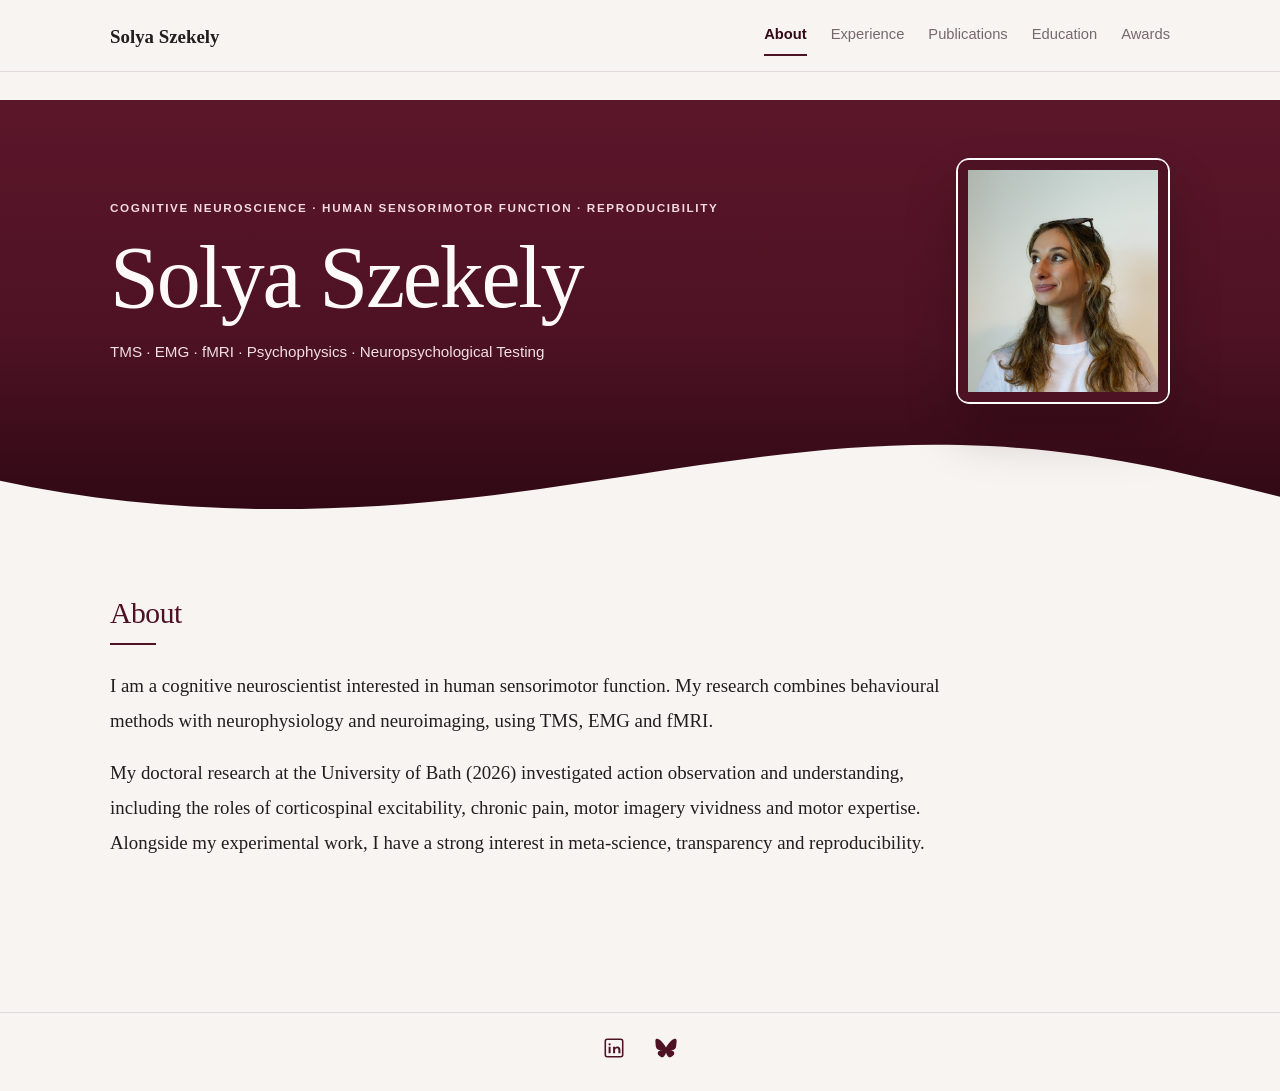
<file: index.html>
<!doctype html>
<html lang="en">
<head>
  <meta charset="utf-8">
  <meta name="viewport" content="width=device-width, initial-scale=1">
  <meta name="description" content="Solya Szekely — cognitive neuroscientist researching human sensorimotor function and reproducibility using TMS, EMG, fMRI, psychophysics and neuropsychological testing.">
  <title>Solya Szekely | Cognitive Neuroscientist</title>
  <link rel="stylesheet" href="styles.css">
</head>
<body>
<header class="site-header">
  <nav class="nav">
    <a class="brand" href="index.html">Solya Szekely</a>
    <div class="nav-links">
      <a class="active" href="index.html">About</a>
      <a href="experience.html">Experience</a>
      <a href="publications.html">Publications</a>
      <a href="education.html">Education</a>
      <a href="awards.html">Awards</a>
    </div>
  </nav>
</header>
<main>
  <section class="hero">
    <div>
      <p class="eyebrow">Cognitive Neuroscience · Human Sensorimotor Function · Reproducibility</p>
      <h1>Solya Szekely</h1>
      <p class="hero-meta"><span>TMS · EMG · fMRI · Psychophysics · Neuropsychological Testing</span></p>
    </div>
    <div class="hero-photo-wrap"><img class="hero-photo" src="portrait.jpg" alt="Portrait of Solya Szekely"></div>
  </section>

  <section class="section">
    <h2>About</h2>
    <div class="about-copy">
      <p>I am a cognitive neuroscientist interested in human sensorimotor function. My research combines behavioural methods with neurophysiology and neuroimaging, using TMS, EMG and fMRI.</p>
      <p>My doctoral research at the University of Bath (2026) investigated action observation and understanding, including the roles of corticospinal excitability, chronic pain, motor imagery vividness and motor expertise. Alongside my experimental work, I have a strong interest in meta-science, transparency and reproducibility.</p>
    </div>
  </section>
</main>
<footer class="footer"><div class="footer-inner footer-socials">
  <a class="footer-social" href="https://www.linkedin.com/in/orsolya-sz%C3%A9kely-049408389/" target="_blank" rel="noopener noreferrer" aria-label="LinkedIn">
    <svg class="social-icon" viewBox="0 0 24 24" aria-hidden="true"><rect x="2.5" y="2.5" width="19" height="19" rx="2.2" fill="none" stroke="currentColor" stroke-width="1.7"/><circle cx="7.2" cy="8" r="1.25" fill="currentColor"/><path d="M6.1 10.5h2.2v7.1H6.1zM11 10.5h2.05v.98c.76-.88 1.7-1.25 2.8-1.25 2.07 0 3.15 1.33 3.15 3.84v3.53h-2.2v-3.3c0-1.46-.47-2.15-1.55-2.15-1.2 0-2.05.8-2.05 2.42v3.03H11z" fill="currentColor"/></svg>
  </a>
  <a class="footer-social"
   href="https://bsky.app/profile/solyas.bsky.social"
   target="_blank"
   rel="noopener noreferrer"
   aria-label="Bluesky">
  <svg class="social-icon" viewBox="0 0 600 530" aria-hidden="true">
    <path
      fill="currentColor"
      d="m135.72 44.03c66.496 49.921 138.02 151.14 164.28 205.46
      26.262-54.316 97.782-155.54 164.28-205.46
      47.98-36.021 125.72-63.892 125.72 24.795
      0 17.712-10.155 148.79-16.111 170.07
      -20.703 73.984-96.144 92.854-163.25 81.433
      117.3 19.964 147.14 86.092 82.697 152.22
      -122.39 125.59-175.91-31.511-189.63-71.766
      -2.514-7.379-3.69-10.832-3.686-7.896
      -.004-2.936-1.172.517-3.686 7.896
      -13.714 40.255-67.24 197.36-189.63 71.766
      -64.444-66.128-34.605-132.26 82.697-152.22
      -67.108 11.421-142.55-7.449-163.25-81.433
      C20.155 217.612 10 86.534 10 68.822
      10-19.865 87.74 8.007 135.72 44.03Z"/>
  </svg>
</a>
</div></footer>
</body>
</html>
</file>
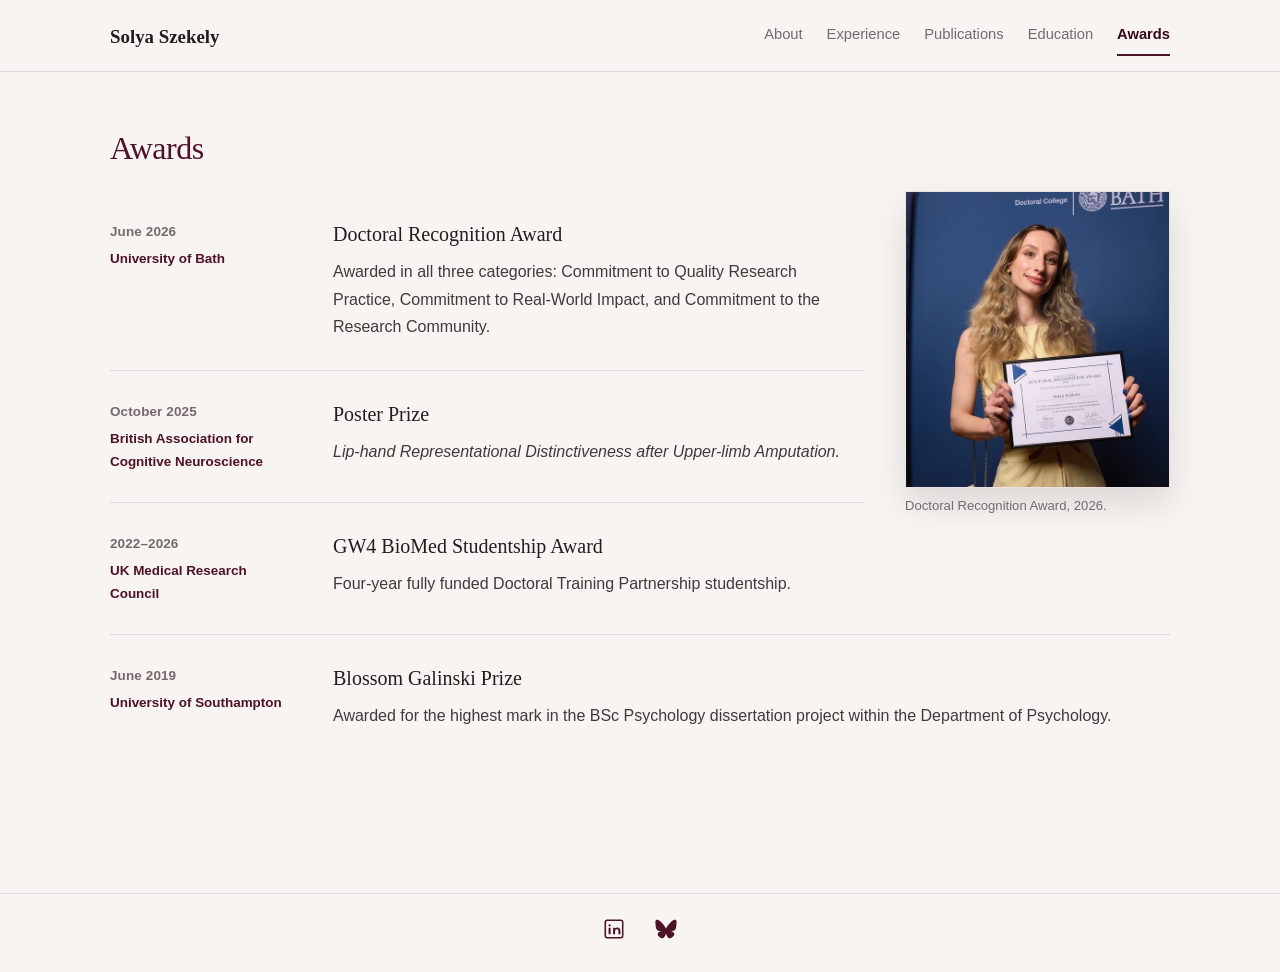
<file: awards.html>
<!doctype html>
<html lang="en"><head><meta charset="utf-8"><meta name="viewport" content="width=device-width, initial-scale=1"><title>Awards | Solya Szekely</title><link rel="stylesheet" href="styles.css"></head>
<body>
<header class="site-header"><nav class="nav"><a class="brand" href="index.html">Solya Szekely</a><div class="nav-links"><a href="index.html">About</a><a href="experience.html">Experience</a><a href="publications.html">Publications</a><a href="education.html">Education</a><a class="active" href="awards.html">Awards</a></div></nav></header>
<main><section class="section awards-section"><h1>Awards</h1><figure class="award-float"><img src="award_photo.jpg" alt="Solya Szekely holding her Doctoral Recognition Award"><figcaption>Doctoral Recognition Award, 2026.</figcaption></figure>
<article class="entry"><div><div class="entry-date">June 2026</div><div class="entry-org">University of Bath</div></div><div><h3>Doctoral Recognition Award</h3><p>Awarded in all three categories: Commitment to Quality Research Practice, Commitment to Real-World Impact, and Commitment to the Research Community.</p></div></article>
<article class="entry"><div><div class="entry-date">October 2025</div><div class="entry-org">British Association for Cognitive Neuroscience</div></div><div><h3>Poster Prize</h3><p><em>Lip-hand Representational Distinctiveness after Upper-limb Amputation.</em></p></div></article>
<article class="entry"><div><div class="entry-date">2022–2026</div><div class="entry-org">UK Medical Research Council</div></div><div><h3>GW4 BioMed Studentship Award</h3><p>Four-year fully funded Doctoral Training Partnership studentship.</p></div></article>
<article class="entry"><div><div class="entry-date">June 2019</div><div class="entry-org">University of Southampton</div></div><div><h3>Blossom Galinski Prize</h3><p>Awarded for the highest mark in the BSc Psychology dissertation project within the Department of Psychology.</p></div></article>
</section></main>
<footer class="footer"><div class="footer-inner footer-socials">
  <a class="footer-social" href="https://www.linkedin.com/in/orsolya-sz%C3%A9kely-049408389/" target="_blank" rel="noopener noreferrer" aria-label="LinkedIn">
    <svg class="social-icon" viewBox="0 0 24 24" aria-hidden="true"><rect x="2.5" y="2.5" width="19" height="19" rx="2.2" fill="none" stroke="currentColor" stroke-width="1.7"/><circle cx="7.2" cy="8" r="1.25" fill="currentColor"/><path d="M6.1 10.5h2.2v7.1H6.1zM11 10.5h2.05v.98c.76-.88 1.7-1.25 2.8-1.25 2.07 0 3.15 1.33 3.15 3.84v3.53h-2.2v-3.3c0-1.46-.47-2.15-1.55-2.15-1.2 0-2.05.8-2.05 2.42v3.03H11z" fill="currentColor"/></svg>
  </a>
   <a class="footer-social"
   href="https://bsky.app/profile/solyas.bsky.social"
   target="_blank"
   rel="noopener noreferrer"
   aria-label="Bluesky">
  <svg class="social-icon" viewBox="0 0 600 530" aria-hidden="true">
    <path
      fill="currentColor"
      d="m135.72 44.03c66.496 49.921 138.02 151.14 164.28 205.46
      26.262-54.316 97.782-155.54 164.28-205.46
      47.98-36.021 125.72-63.892 125.72 24.795
      0 17.712-10.155 148.79-16.111 170.07
      -20.703 73.984-96.144 92.854-163.25 81.433
      117.3 19.964 147.14 86.092 82.697 152.22
      -122.39 125.59-175.91-31.511-189.63-71.766
      -2.514-7.379-3.69-10.832-3.686-7.896
      -.004-2.936-1.172.517-3.686 7.896
      -13.714 40.255-67.24 197.36-189.63 71.766
      -64.444-66.128-34.605-132.26 82.697-152.22
      -67.108 11.421-142.55-7.449-163.25-81.433
      C20.155 217.612 10 86.534 10 68.822
      10-19.865 87.74 8.007 135.72 44.03Z"/>
  </svg>
</a>
</div></footer>
</body></html>
</file>
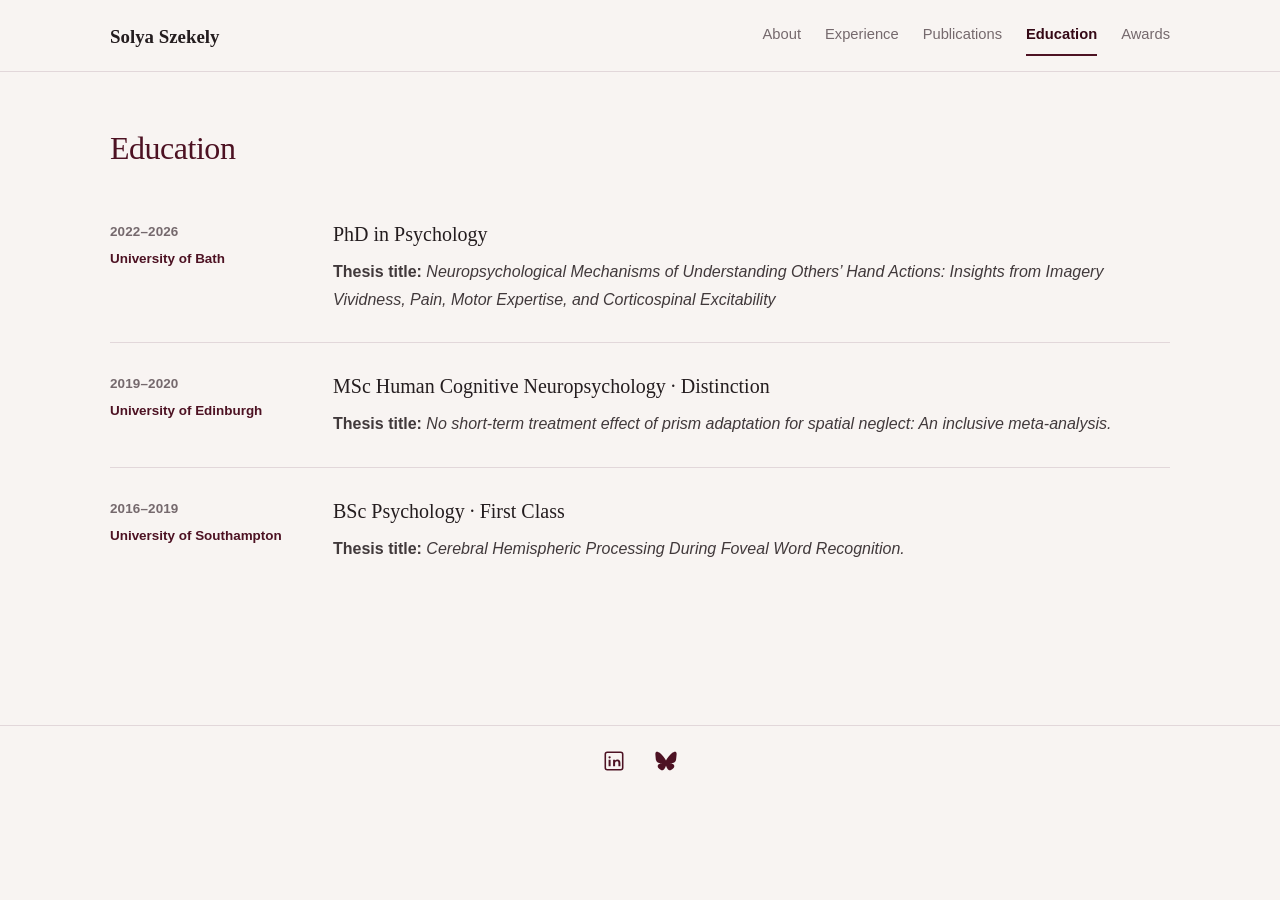
<file: education.html>
<!doctype html>
<html lang="en"><head><meta charset="utf-8"><meta name="viewport" content="width=device-width, initial-scale=1"><title>Education | Solya Szekely</title><link rel="stylesheet" href="styles.css"></head>
<body>
<header class="site-header"><nav class="nav"><a class="brand" href="index.html">Solya Szekely</a><div class="nav-links"><a href="index.html">About</a><a href="experience.html">Experience</a><a href="publications.html">Publications</a><a class="active" href="education.html">Education</a><a href="awards.html">Awards</a></div></nav></header>
<main><section class="section"><h1>Education</h1>
<article class="entry"><div><div class="entry-date">2022–2026</div><div class="entry-org">University of Bath</div></div><div><h3>PhD in Psychology</h3><p><strong>Thesis title:</strong> <em>Neuropsychological Mechanisms of Understanding Others’ Hand Actions: Insights from Imagery Vividness, Pain, Motor Expertise, and Corticospinal Excitability</em></p></div></article>
<article class="entry"><div><div class="entry-date">2019–2020</div><div class="entry-org">University of Edinburgh</div></div><div><h3>MSc Human Cognitive Neuropsychology · Distinction</h3><p><strong>Thesis title:</strong> <em>No short-term treatment effect of prism adaptation for spatial neglect: An inclusive meta-analysis.</em></p></div></article>
<article class="entry"><div><div class="entry-date">2016–2019</div><div class="entry-org">University of Southampton</div></div><div><h3>BSc Psychology · First Class</h3><p><strong>Thesis title:</strong> <em>Cerebral Hemispheric Processing During Foveal Word Recognition.</em></p></div></article>
</section></main>
<footer class="footer"><div class="footer-inner footer-socials">
   <a class="footer-social" href="https://www.linkedin.com/in/orsolya-sz%C3%A9kely-049408389/" target="_blank" rel="noopener noreferrer" aria-label="LinkedIn">
    <svg class="social-icon" viewBox="0 0 24 24" aria-hidden="true"><rect x="2.5" y="2.5" width="19" height="19" rx="2.2" fill="none" stroke="currentColor" stroke-width="1.7"/><circle cx="7.2" cy="8" r="1.25" fill="currentColor"/><path d="M6.1 10.5h2.2v7.1H6.1zM11 10.5h2.05v.98c.76-.88 1.7-1.25 2.8-1.25 2.07 0 3.15 1.33 3.15 3.84v3.53h-2.2v-3.3c0-1.46-.47-2.15-1.55-2.15-1.2 0-2.05.8-2.05 2.42v3.03H11z" fill="currentColor"/></svg>
  </a>
 <a class="footer-social"
   href="https://bsky.app/profile/solyas.bsky.social"
   target="_blank"
   rel="noopener noreferrer"
   aria-label="Bluesky">
  <svg class="social-icon" viewBox="0 0 600 530" aria-hidden="true">
    <path
      fill="currentColor"
      d="m135.72 44.03c66.496 49.921 138.02 151.14 164.28 205.46
      26.262-54.316 97.782-155.54 164.28-205.46
      47.98-36.021 125.72-63.892 125.72 24.795
      0 17.712-10.155 148.79-16.111 170.07
      -20.703 73.984-96.144 92.854-163.25 81.433
      117.3 19.964 147.14 86.092 82.697 152.22
      -122.39 125.59-175.91-31.511-189.63-71.766
      -2.514-7.379-3.69-10.832-3.686-7.896
      -.004-2.936-1.172.517-3.686 7.896
      -13.714 40.255-67.24 197.36-189.63 71.766
      -64.444-66.128-34.605-132.26 82.697-152.22
      -67.108 11.421-142.55-7.449-163.25-81.433
      C20.155 217.612 10 86.534 10 68.822
      10-19.865 87.74 8.007 135.72 44.03Z"/>
  </svg>
</a>
</div></footer>
</body></html>
</file>
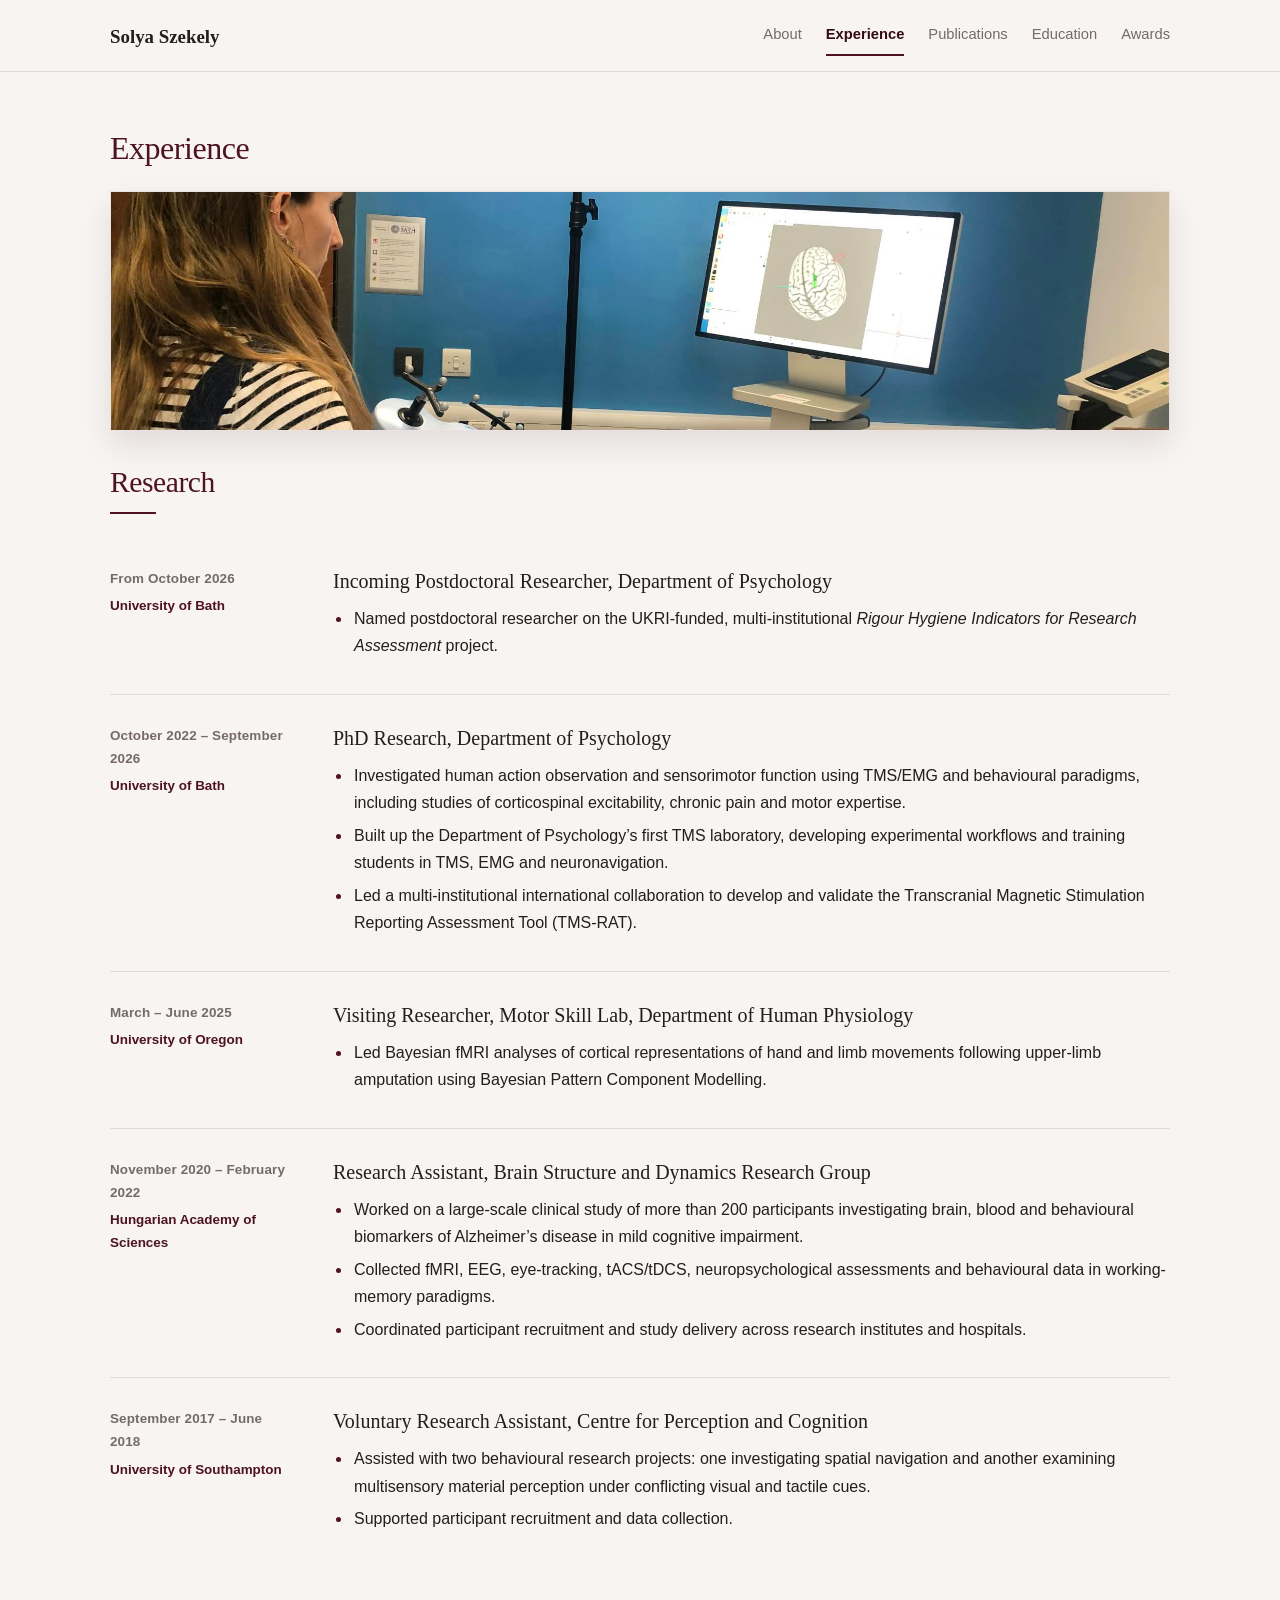
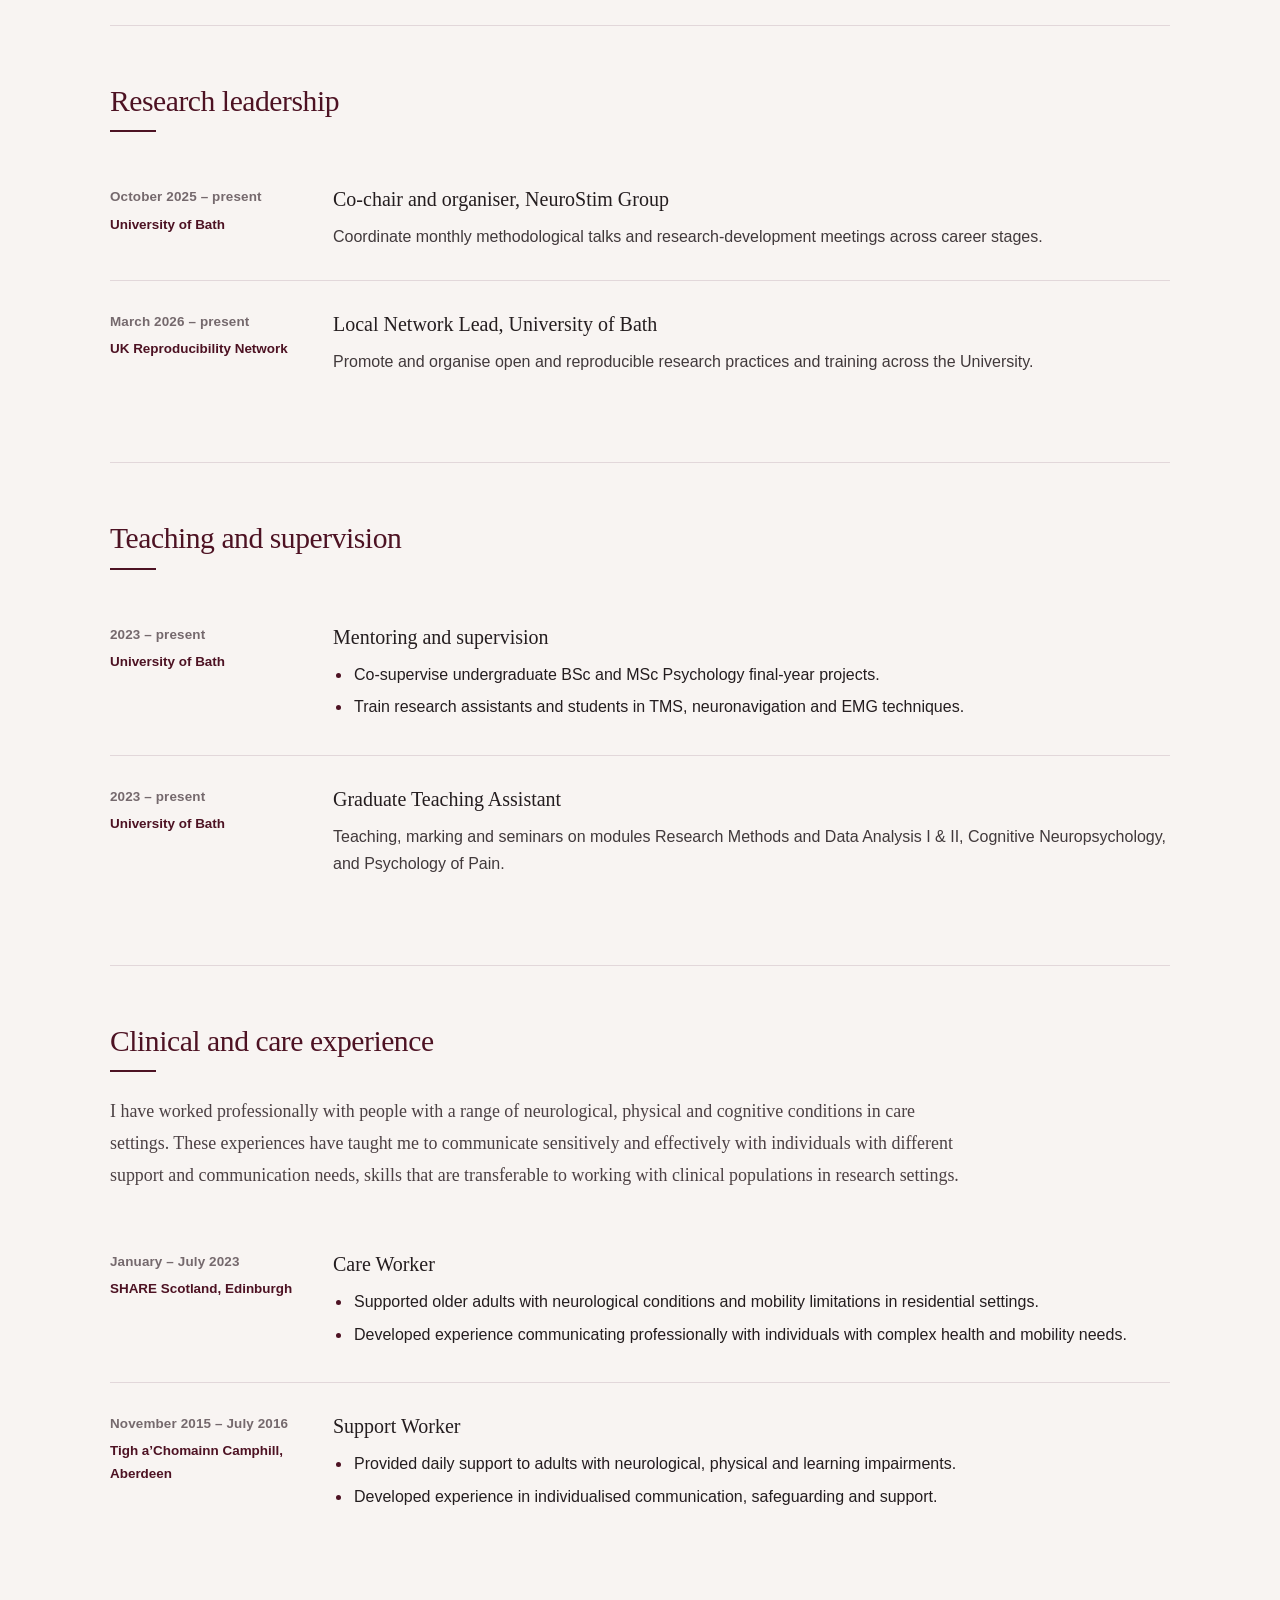
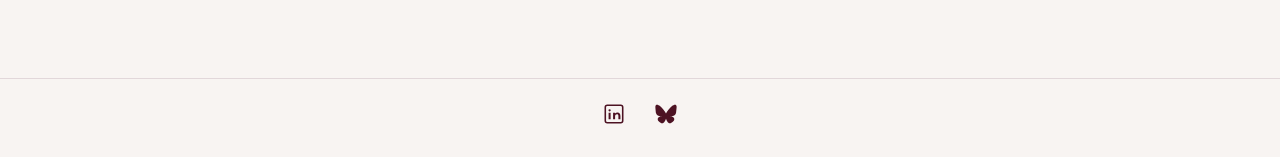
<file: experience.html>
<!doctype html>
<html lang="en">
<head><meta charset="utf-8"><meta name="viewport" content="width=device-width, initial-scale=1"><meta name="description" content="Research, teaching, leadership and clinical experience of cognitive neuroscientist Solya Szekely."><title>Experience | Solya Szekely</title><link rel="stylesheet" href="styles.css"></head>
<body>
<header class="site-header"><nav class="nav"><a class="brand" href="index.html">Solya Szekely</a><div class="nav-links"><a href="index.html">About</a><a class="active" href="experience.html">Experience</a><a href="publications.html">Publications</a><a href="education.html">Education</a><a href="awards.html">Awards</a></div></nav></header>
<main>
  <section class="section">
    <h1>Experience</h1>

    <figure class="research-banner">
      <img src="research_lab_full.jpg" alt="Solya Szekely conducting TMS research in the laboratory">
    </figure>

    <h2>Research</h2>

    <article class="entry"><div><div class="entry-date">From October 2026</div><div class="entry-org">University of Bath</div></div><div><h3>Incoming Postdoctoral Researcher, Department of Psychology</h3><ul><li>Named postdoctoral researcher on the UKRI-funded, multi-institutional <em>Rigour Hygiene Indicators for Research Assessment</em> project.</li></ul></div></article>

    <article class="entry"><div><div class="entry-date">October 2022 – September 2026</div><div class="entry-org">University of Bath</div></div><div><h3>PhD Research, Department of Psychology</h3><ul><li>Investigated human action observation and sensorimotor function using TMS/EMG and behavioural paradigms, including studies of corticospinal excitability, chronic pain and motor expertise.</li><li>Built up the Department of Psychology’s first TMS laboratory, developing experimental workflows and training students in TMS, EMG and neuronavigation.</li><li>Led a multi-institutional international collaboration to develop and validate the Transcranial Magnetic Stimulation Reporting Assessment Tool (TMS-RAT).</li></ul></div></article>

    <article class="entry"><div><div class="entry-date">March – June 2025</div><div class="entry-org">University of Oregon</div></div><div><h3>Visiting Researcher, Motor Skill Lab, Department of Human Physiology</h3><ul><li>Led Bayesian fMRI analyses of cortical representations of hand and limb movements following upper-limb amputation using Bayesian Pattern Component Modelling.</li></ul></div></article>

    <article class="entry"><div><div class="entry-date">November 2020 – February 2022</div><div class="entry-org">Hungarian Academy of Sciences</div></div><div><h3>Research Assistant, Brain Structure and Dynamics Research Group</h3><ul><li>Worked on a large-scale clinical study of more than 200 participants investigating brain, blood and behavioural biomarkers of Alzheimer’s disease in mild cognitive impairment.</li><li>Collected fMRI, EEG, eye-tracking, tACS/tDCS, neuropsychological assessments and behavioural data in working-memory paradigms.</li><li>Coordinated participant recruitment and study delivery across research institutes and hospitals.</li></ul></div></article>

    <article class="entry"><div><div class="entry-date">September 2017 – June 2018</div><div class="entry-org">University of Southampton</div></div><div><h3>Voluntary Research Assistant, Centre for Perception and Cognition</h3><ul><li>Assisted with two behavioural research projects: one investigating spatial navigation and another examining multisensory material perception under conflicting visual and tactile cues.</li><li>Supported participant recruitment and data collection.</li></ul></div></article>
  </section>

  <section class="section"><h2>Research leadership</h2>
    <article class="entry"><div><div class="entry-date">October 2025 – present</div><div class="entry-org">University of Bath</div></div><div><h3>Co-chair and organiser, NeuroStim Group</h3><p>Coordinate monthly methodological talks and research-development meetings across career stages.</p></div></article>
    <article class="entry"><div><div class="entry-date">March 2026 – present</div><div class="entry-org">UK Reproducibility Network</div></div><div><h3>Local Network Lead, University of Bath</h3><p>Promote and organise open and reproducible research practices and training across the University.</p></div></article>
  </section>

  <section class="section"><h2>Teaching and supervision</h2>
    <article class="entry"><div><div class="entry-date">2023 – present</div><div class="entry-org">University of Bath</div></div><div><h3>Mentoring and supervision</h3><ul><li>Co-supervise undergraduate BSc and MSc Psychology final-year projects.</li><li>Train research assistants and students in TMS, neuronavigation and EMG techniques.</li></ul></div></article>
    <article class="entry"><div><div class="entry-date">2023 – present</div><div class="entry-org">University of Bath</div></div><div><h3>Graduate Teaching Assistant</h3><p>Teaching, marking and seminars on modules Research Methods and Data Analysis I & II, Cognitive Neuropsychology, and Psychology of Pain.</p></div></article>
  </section>

  <section class="section"><h2>Clinical and care experience</h2>
    <p class="section-intro">I have worked professionally with people with a range of neurological, physical and cognitive conditions in care settings. These experiences have taught me to communicate sensitively and effectively with individuals with different support and communication needs, skills that are transferable to working with clinical populations in research settings.</p>
    <article class="entry"><div><div class="entry-date">January – July 2023</div><div class="entry-org">SHARE Scotland, Edinburgh</div></div><div><h3>Care Worker</h3><ul><li>Supported older adults with neurological conditions and mobility limitations in residential settings.</li><li>Developed experience communicating professionally with individuals with complex health and mobility needs.</li></ul></div></article>
    <article class="entry"><div><div class="entry-date">November 2015 – July 2016</div><div class="entry-org">Tigh a’Chomainn Camphill, Aberdeen</div></div><div><h3>Support Worker</h3><ul><li>Provided daily support to adults with neurological, physical and learning impairments.</li><li>Developed experience in individualised communication, safeguarding and support.</li></ul></div></article>
  </section>
</main>
<footer class="footer"><div class="footer-inner footer-socials">
  <a class="footer-social" href="https://www.linkedin.com/in/orsolya-sz%C3%A9kely-049408389/" target="_blank" rel="noopener noreferrer" aria-label="LinkedIn">
    <svg class="social-icon" viewBox="0 0 24 24" aria-hidden="true"><rect x="2.5" y="2.5" width="19" height="19" rx="2.2" fill="none" stroke="currentColor" stroke-width="1.7"/><circle cx="7.2" cy="8" r="1.25" fill="currentColor"/><path d="M6.1 10.5h2.2v7.1H6.1zM11 10.5h2.05v.98c.76-.88 1.7-1.25 2.8-1.25 2.07 0 3.15 1.33 3.15 3.84v3.53h-2.2v-3.3c0-1.46-.47-2.15-1.55-2.15-1.2 0-2.05.8-2.05 2.42v3.03H11z" fill="currentColor"/></svg>
  </a>
  <a class="footer-social"
   href="https://bsky.app/profile/solyas.bsky.social"
   target="_blank"
   rel="noopener noreferrer"
   aria-label="Bluesky">
  <svg class="social-icon" viewBox="0 0 600 530" aria-hidden="true">
    <path
      fill="currentColor"
      d="m135.72 44.03c66.496 49.921 138.02 151.14 164.28 205.46
      26.262-54.316 97.782-155.54 164.28-205.46
      47.98-36.021 125.72-63.892 125.72 24.795
      0 17.712-10.155 148.79-16.111 170.07
      -20.703 73.984-96.144 92.854-163.25 81.433
      117.3 19.964 147.14 86.092 82.697 152.22
      -122.39 125.59-175.91-31.511-189.63-71.766
      -2.514-7.379-3.69-10.832-3.686-7.896
      -.004-2.936-1.172.517-3.686 7.896
      -13.714 40.255-67.24 197.36-189.63 71.766
      -64.444-66.128-34.605-132.26 82.697-152.22
      -67.108 11.421-142.55-7.449-163.25-81.433
      C20.155 217.612 10 86.534 10 68.822
      10-19.865 87.74 8.007 135.72 44.03Z"/>
  </svg>
</a>
</div></footer>
</body></html>
</file>
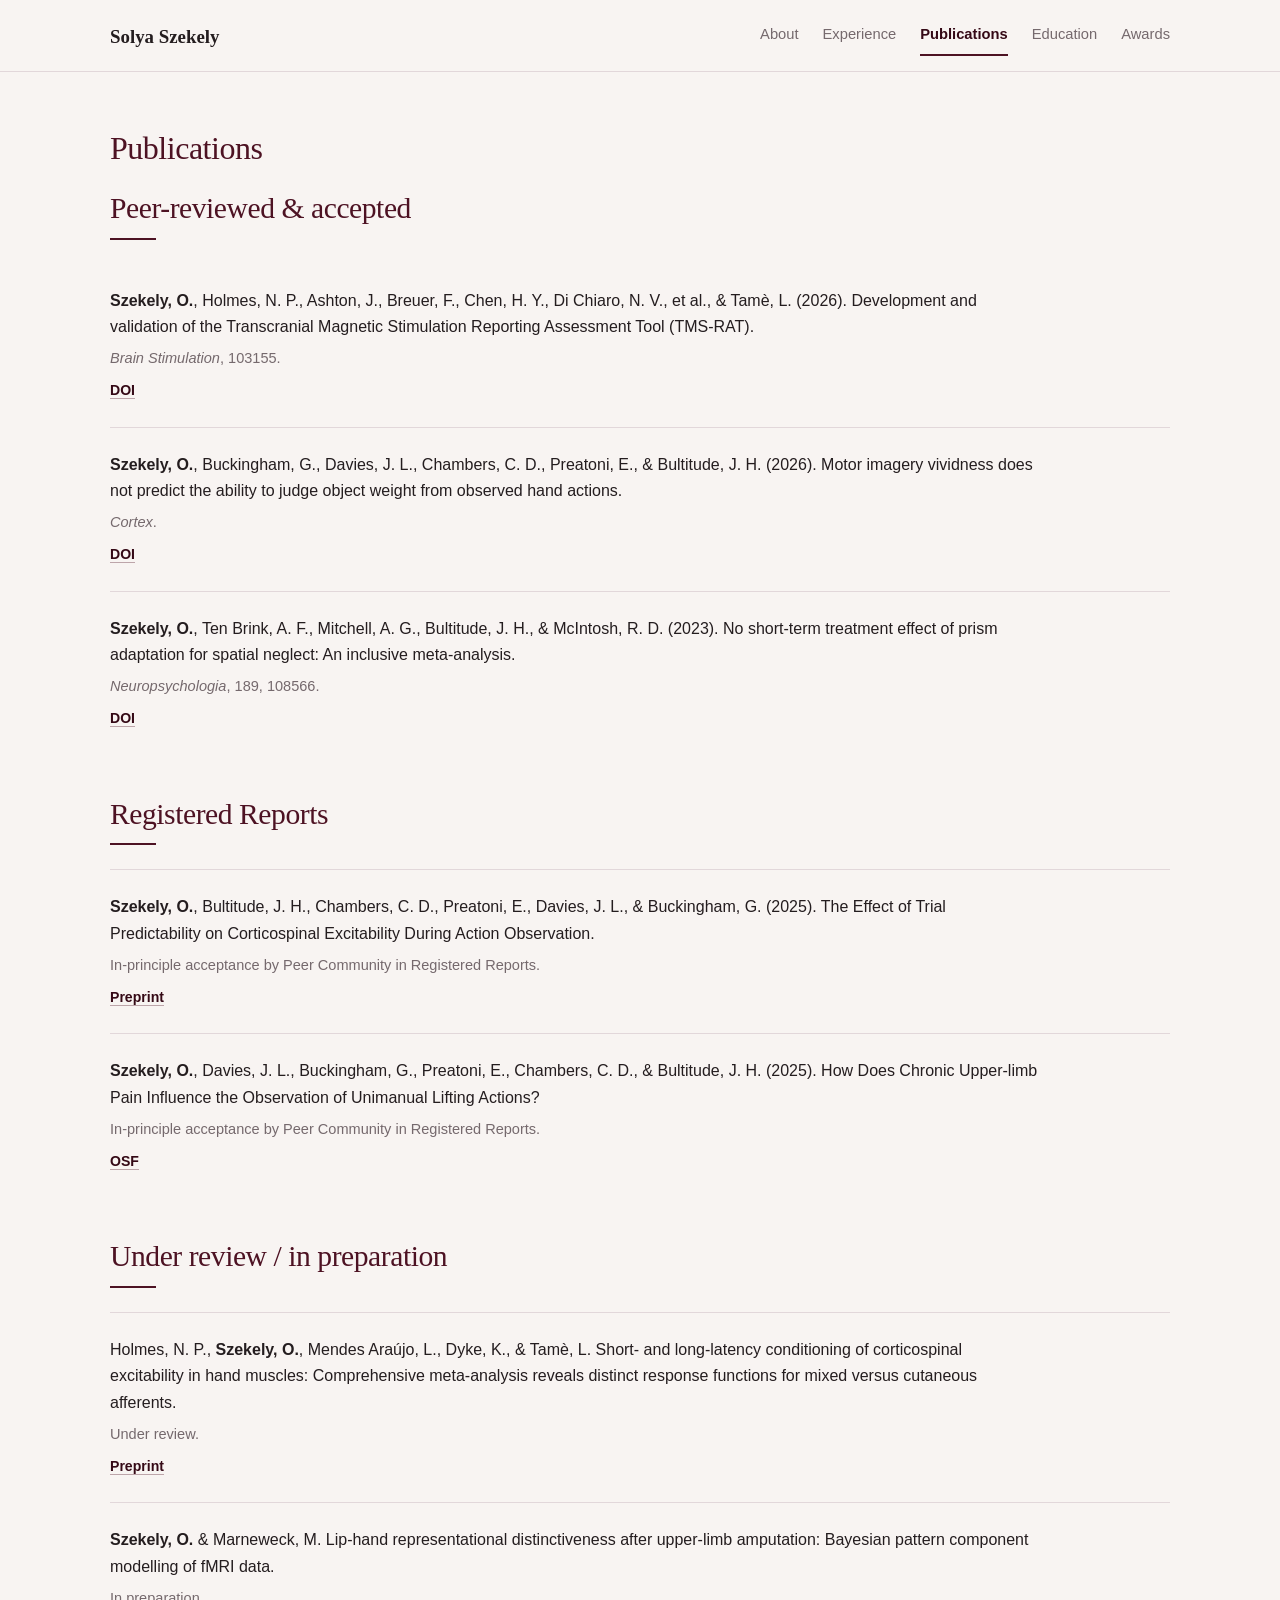
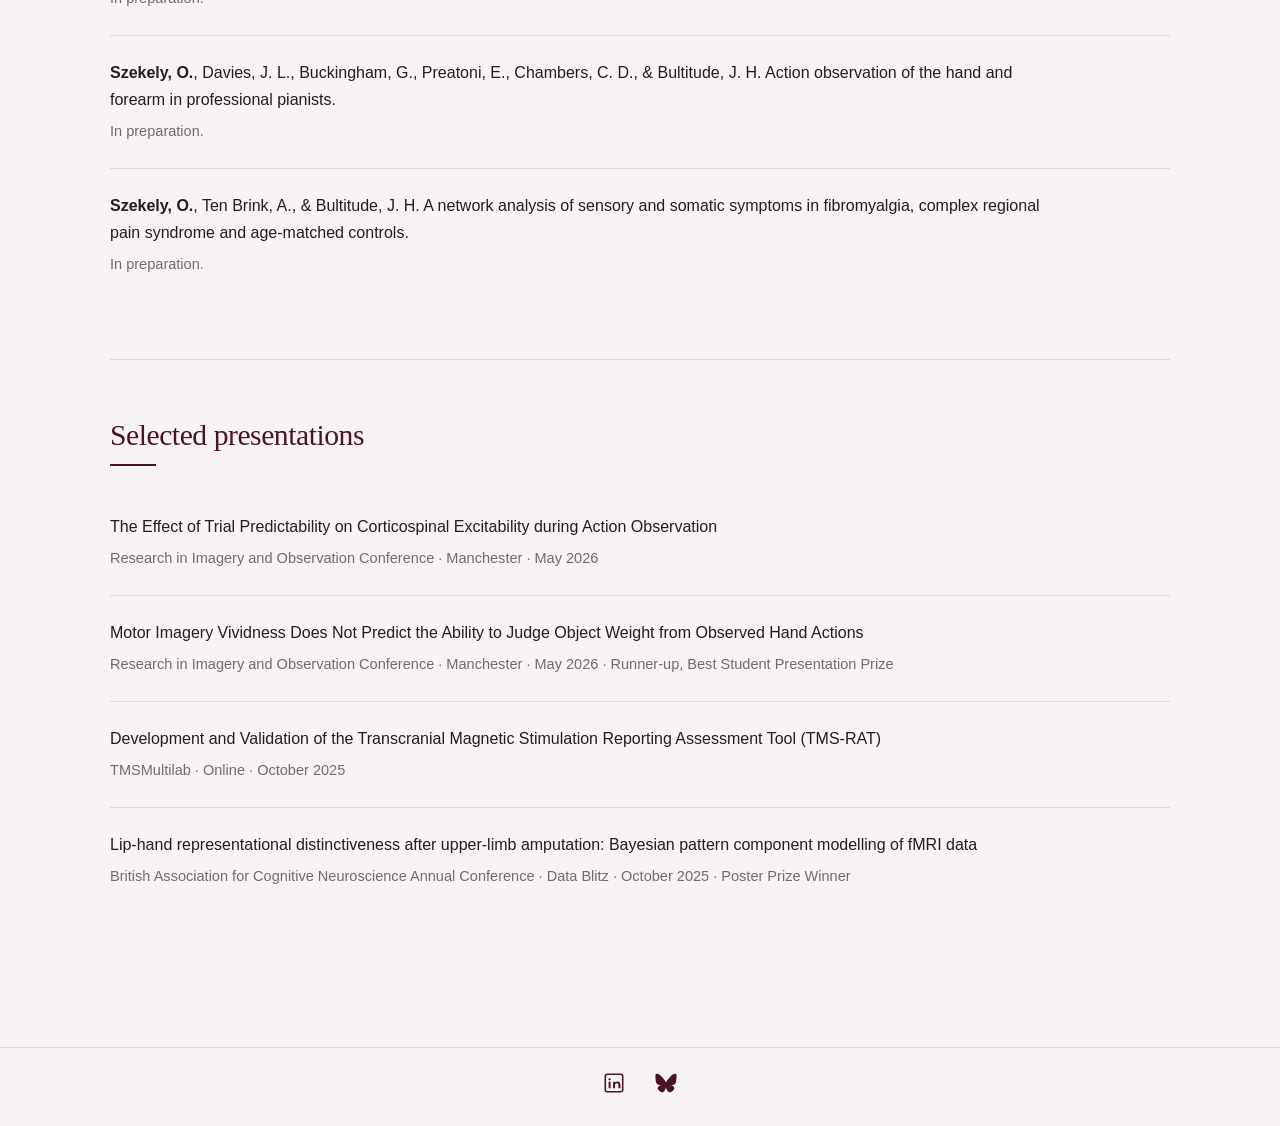
<file: publications.html>
<!doctype html>
<html lang="en"><head><meta charset="utf-8"><meta name="viewport" content="width=device-width, initial-scale=1"><title>Publications | Solya Szekely</title><link rel="stylesheet" href="styles.css"></head>
<body>
<header class="site-header"><nav class="nav"><a class="brand" href="index.html">Solya Szekely</a><div class="nav-links"><a href="index.html">About</a><a href="experience.html">Experience</a><a class="active" href="publications.html">Publications</a><a href="education.html">Education</a><a href="awards.html">Awards</a></div></nav></header>
<main>
<section class="section"><h1>Publications</h1>

<h2>Peer-reviewed & accepted</h2>
<div class="pub"><div class="pub-title"><strong>Szekely, O.</strong>, Holmes, N. P., Ashton, J., Breuer, F., Chen, H. Y., Di Chiaro, N. V., et al., & Tamè, L. (2026). Development and validation of the Transcranial Magnetic Stimulation Reporting Assessment Tool (TMS-RAT).</div><div class="pub-meta"><em>Brain Stimulation</em>, 103155.</div><div class="pub-links"><a href="https://doi.org/10.1016/j.brs.2026.103155">DOI</a></div></div>

<div class="pub"><div class="pub-title"><strong>Szekely, O.</strong>, Buckingham, G., Davies, J. L., Chambers, C. D., Preatoni, E., & Bultitude, J. H. (2026). Motor imagery vividness does not predict the ability to judge object weight from observed hand actions.</div><div class="pub-meta"><em>Cortex</em>.</div><div class="pub-links"><a href="https://doi.org/10.1016/j.cortex.2026.06.016">DOI</a></div></div>

<div class="pub"><div class="pub-title"><strong>Szekely, O.</strong>, Ten Brink, A. F., Mitchell, A. G., Bultitude, J. H., & McIntosh, R. D. (2023). No short-term treatment effect of prism adaptation for spatial neglect: An inclusive meta-analysis.</div><div class="pub-meta"><em>Neuropsychologia</em>, 189, 108566.</div><div class="pub-links"><a href="https://doi.org/10.1016/j.neuropsychologia.2023.108566">DOI</a></div></div>

<h2 style="margin-top:42px">Registered Reports</h2>
<div class="pub"><div class="pub-title"><strong>Szekely, O.</strong>, Bultitude, J. H., Chambers, C. D., Preatoni, E., Davies, J. L., & Buckingham, G. (2025). The Effect of Trial Predictability on Corticospinal Excitability During Action Observation.</div><div class="pub-meta">In-principle acceptance by Peer Community in Registered Reports.</div><div class="pub-links"><a href="https://www.biorxiv.org/content/10.64898/2026.08.27.747509v1">Preprint</a></div></div>
<div class="pub"><div class="pub-title"><strong>Szekely, O.</strong>, Davies, J. L., Buckingham, G., Preatoni, E., Chambers, C. D., & Bultitude, J. H. (2025). How Does Chronic Upper-limb Pain Influence the Observation of Unimanual Lifting Actions?</div><div class="pub-meta">In-principle acceptance by Peer Community in Registered Reports.</div><div class="pub-links"><a href="https://osf.io/f6y82">OSF</a></div></div>

<h2 style="margin-top:42px">Under review / in preparation</h2>
<div class="pub"><div class="pub-title">Holmes, N. P., <strong>Szekely, O.</strong>, Mendes Araújo, L., Dyke, K., & Tamè, L. Short- and long-latency conditioning of corticospinal excitability in hand muscles: Comprehensive meta-analysis reveals distinct response functions for mixed versus cutaneous afferents.</div><div class="pub-meta">Under review.</div><div class="pub-links"><a href="https://osf.io/39axj/files/ze94n">Preprint</a></div></div>
<div class="pub"><div class="pub-title"><strong>Szekely, O.</strong> & Marneweck, M. Lip-hand representational distinctiveness after upper-limb amputation: Bayesian pattern component modelling of fMRI data.</div><div class="pub-meta">In preparation.</div></div>
<div class="pub"><div class="pub-title"><strong>Szekely, O.</strong>, Davies, J. L., Buckingham, G., Preatoni, E., Chambers, C. D., & Bultitude, J. H. Action observation of the hand and forearm in professional pianists.</div><div class="pub-meta">In preparation.</div></div>
<div class="pub"><div class="pub-title"><strong>Szekely, O.</strong>, Ten Brink, A., & Bultitude, J. H. A network analysis of sensory and somatic symptoms in fibromyalgia, complex regional pain syndrome and age-matched controls.</div><div class="pub-meta">In preparation.</div></div>
</section>

<section class="section"><h2>Selected presentations</h2>
<div class="pub"><div class="pub-title">The Effect of Trial Predictability on Corticospinal Excitability during Action Observation</div><div class="pub-meta">Research in Imagery and Observation Conference · Manchester · May 2026</div></div>
<div class="pub"><div class="pub-title">Motor Imagery Vividness Does Not Predict the Ability to Judge Object Weight from Observed Hand Actions</div><div class="pub-meta">Research in Imagery and Observation Conference · Manchester · May 2026 · Runner-up, Best Student Presentation Prize</div></div>
<div class="pub"><div class="pub-title">Development and Validation of the Transcranial Magnetic Stimulation Reporting Assessment Tool (TMS-RAT)</div><div class="pub-meta">TMSMultilab · Online · October 2025</div></div>
<div class="pub"><div class="pub-title">Lip-hand representational distinctiveness after upper-limb amputation: Bayesian pattern component modelling of fMRI data</div><div class="pub-meta">British Association for Cognitive Neuroscience Annual Conference · Data Blitz · October 2025 · Poster Prize Winner</div></div>
</section>
</main>
<footer class="footer">
  <div class="footer-inner footer-socials">

    <a class="footer-social"
       href="https://www.linkedin.com/in/orsolya-sz%C3%A9kely-049408389/"
       target="_blank"
       rel="noopener noreferrer"
       aria-label="LinkedIn">
      <svg class="social-icon" viewBox="0 0 24 24" aria-hidden="true">
        <rect x="2.5" y="2.5" width="19" height="19" rx="2.2"
              fill="none" stroke="currentColor" stroke-width="1.7"/>
        <circle cx="7.2" cy="8" r="1.25" fill="currentColor"/>
        <path d="M6.1 10.5h2.2v7.1H6.1zM11 10.5h2.05v.98c.76-.88 1.7-1.25 2.8-1.25 2.07 0 3.15 1.33 3.15 3.84v3.53h-2.2v-3.3c0-1.46-.47-2.15-1.55-2.15-1.2 0-2.05.8-2.05 2.42v3.03H11z"
              fill="currentColor"/>
      </svg>
    </a>

   <a class="footer-social"
   href="https://bsky.app/profile/solyas.bsky.social"
   target="_blank"
   rel="noopener noreferrer"
   aria-label="Bluesky">
  <svg class="social-icon" viewBox="0 0 600 530" aria-hidden="true">
    <path
      fill="currentColor"
      d="m135.72 44.03c66.496 49.921 138.02 151.14 164.28 205.46
      26.262-54.316 97.782-155.54 164.28-205.46
      47.98-36.021 125.72-63.892 125.72 24.795
      0 17.712-10.155 148.79-16.111 170.07
      -20.703 73.984-96.144 92.854-163.25 81.433
      117.3 19.964 147.14 86.092 82.697 152.22
      -122.39 125.59-175.91-31.511-189.63-71.766
      -2.514-7.379-3.69-10.832-3.686-7.896
      -.004-2.936-1.172.517-3.686 7.896
      -13.714 40.255-67.24 197.36-189.63 71.766
      -64.444-66.128-34.605-132.26 82.697-152.22
      -67.108 11.421-142.55-7.449-163.25-81.433
      C20.155 217.612 10 86.534 10 68.822
      10-19.865 87.74 8.007 135.72 44.03Z"/>
  </svg>
</a>
  </div>
</footer>

</body>
</html>
</file>
<file: styles.css>
:root{
  --bg:#f8f4f2;
  --paper:#fffdfc;
  --text:#241d1f;
  --muted:#75696d;
  --line:#e2d7da;
  --accent:#4d1223;
  --accent-dark:#350916;
  --accent-soft:#f2e7ea;
  --max:1120px;
}
*{box-sizing:border-box}
html{scroll-behavior:smooth}
body{
  margin:0;
  background:var(--bg);
  color:var(--text);
  font-family:Inter,ui-sans-serif,-apple-system,BlinkMacSystemFont,"Segoe UI",sans-serif;
  line-height:1.72;
  font-size:16px;
  -webkit-font-smoothing:antialiased;
}
a{color:var(--accent-dark);text-decoration:none;text-underline-offset:4px}
a:hover{text-decoration:underline}
.site-header{
  border-bottom:1px solid var(--line);
  background:rgba(248,244,242,.95);
  backdrop-filter:blur(10px);
  position:sticky;
  top:0;
  z-index:10;
}
.nav{
  max-width:var(--max);
  margin:auto;
  padding:18px 30px 15px;
  display:flex;
  justify-content:space-between;
  align-items:center;
  gap:28px;
}
.brand{
  font-family:Georgia,"Times New Roman",serif;
  font-size:1.18rem;
  color:var(--text);
  font-weight:700;
  white-space:nowrap;
}
.nav-links{display:flex;gap:24px;flex-wrap:wrap;justify-content:flex-end}
.nav-links a{
  color:var(--muted);
  font-size:.92rem;
  padding:4px 0 7px;
  border-bottom:2px solid transparent;
  transition:color .16s ease,border-color .16s ease;
}
.nav-links a:hover{color:var(--accent-dark);text-decoration:none}
.nav-links a.active{color:var(--accent-dark);border-color:var(--accent);font-weight:650}
main{max-width:var(--max);margin:auto;padding:0 30px 76px}
.hero{
  position:relative;
  margin:28px 0 18px;
  padding:58px 0 116px;
  display:grid;
  grid-template-columns:minmax(0,1fr) auto;
  align-items:center;
  gap:84px;
  overflow:visible;
}
.hero::before{
  content:"";
  position:absolute;
  inset:0;
  left:50%;
  transform:translateX(-50%);
  width:100vw;
  background:linear-gradient(180deg, #5c162a 0%, #4d1223 56%, #2f0814 100%);
  z-index:-2;
}
.hero::after{
  content:"";
  position:absolute;
  left:50%;
  transform:translateX(-50%);
  bottom:-1px;
  width:100vw;
  height:86px;
  background-repeat:no-repeat;
  background-size:100% 100%;
  background-image:url("data:image/svg+xml,%3Csvg xmlns='http://www.w3.org/2000/svg' viewBox='0 0 1440 120' preserveAspectRatio='none'%3E%3Cpath fill='%23f8f4f2' d='M0,64 C180,112 360,112 540,86 C720,60 900,8 1080,14 C1230,18 1340,56 1440,86 L1440,120 L0,120 Z'/%3E%3C/svg%3E");
  z-index:-1;
}
.eyebrow{
  text-transform:uppercase;
  letter-spacing:.14em;
  color:#f3d9e1;
  font-size:.73rem;
  font-weight:750;
  margin:0 0 15px;
}
.hero h1{
  margin:0 0 16px;
  color:#fffafa;
  font-family:Georgia,"Times New Roman",serif;
  font-weight:400;
  line-height:1.02;
  font-size:clamp(3.1rem,7vw,5.5rem);
  letter-spacing:-.025em;
}
.hero-meta{display:flex;gap:16px;flex-wrap:wrap;margin:0;color:#f2dfe3;font-size:.95rem;font-weight:500}
.hero-photo-wrap{
  width:214px;
  height:246px;
  padding:2px;
  background:#fff;
  border-radius:14px;
  box-shadow:0 28px 52px rgba(20,3,8,.24);
}
.hero-photo{
  display:block;
  width:100%;
  height:100%;
  object-fit:cover;
  object-position:center center;
  border:10px solid var(--accent);
  border-radius:10px;
}
.section{padding:58px 0;border-bottom:1px solid var(--line)}
.section:last-child{border-bottom:0}
.section h1,.section h2{
  font-family:Georgia,"Times New Roman",serif;
  font-weight:400;
  letter-spacing:-.015em;
  color:var(--accent);
}
.section h1{font-size:2rem;line-height:1.15;margin:0 0 24px}
.section h2{font-size:1.85rem;line-height:1.2;margin:0 0 24px}
.section h2:after{
  content:"";
  display:block;
  width:46px;
  height:2px;
  background:var(--accent);
  margin-top:11px;
}
.section-intro{
  font-family:Georgia,"Times New Roman",serif;
  font-size:1.12rem;
  line-height:1.76;
  max-width:850px;
  color:#4c4144;
  margin:0 0 30px;
}
.about-copy{
  max-width:850px;
  font-family:Georgia,"Times New Roman",serif;
  font-size:1.18rem;
  line-height:1.84;
}
.about-copy p{margin:0 0 18px}
.entry{
  display:grid;
  grid-template-columns:185px minmax(0,1fr);
  gap:38px;
  padding:29px 0;
  border-top:1px solid var(--line);
}
.entry:first-of-type{border-top:0}
.entry-date{font-size:.84rem;color:var(--muted);font-weight:700;letter-spacing:.01em}
.entry-org{font-size:.84rem;color:var(--accent);margin-top:4px;font-weight:650}
.entry h3{
  font-family:Georgia,"Times New Roman",serif;
  font-size:1.25rem;
  line-height:1.4;
  font-weight:400;
  margin:0 0 10px;
}
.entry p{margin:0;color:#41393b}
.entry ul{margin:9px 0 0;padding-left:19px}
.entry li{margin:5px 0;padding-left:2px}
.entry li::marker{color:var(--accent)}
.pub{padding:24px 0;border-top:1px solid var(--line)}
.pub:first-of-type{border-top:0}
.pub-title{max-width:930px;line-height:1.68}
.pub-meta{color:var(--muted);font-size:.91rem;margin-top:5px}
.pub-links{margin-top:7px;font-size:.88rem;font-weight:650}
.pub-links a{margin-right:14px;border-bottom:1px solid rgba(77,18,35,.35)}
.pub-links a:hover{border-bottom-color:var(--accent);text-decoration:none}


.research-banner{
  width:100%;
  height:240px;
  margin:4px 0 34px;
  overflow:hidden;
  border-radius:0;
  box-shadow:0 14px 30px rgba(20,3,8,.10);
  border:1px solid rgba(77,18,35,.08);
}
.research-banner img{
  display:block;
  width:100%;
  height:100%;
  object-fit:cover;
  object-position:center 46%;
}
.awards-section::after{
  content:"";
  display:block;
  clear:both;
}
.award-float{
  float:right;
  width:265px;
  margin:0 0 24px 42px;
}
.award-float img{
  display:block;
  width:100%;
  height:auto;
  border-radius:0;
  box-shadow:0 16px 34px rgba(20,3,8,.12);
  border:1px solid rgba(77,18,35,.08);
}
.award-float figcaption{
  margin-top:8px;
  font-size:.82rem;
  line-height:1.45;
  color:var(--muted);
}
@media(max-width:800px){
  .research-banner{height:172px;margin-bottom:26px}
  .award-float{float:none;width:220px;margin:0 0 24px}
}

.footer{border-top:1px solid var(--line)}
.footer-inner{max-width:var(--max);margin:auto;padding:18px 30px 26px;display:flex;justify-content:center;gap:18px}
.footer-social{color:var(--accent);display:inline-flex;align-items:center;justify-content:center;width:34px;height:34px}
.footer-social:hover{color:var(--accent-dark);text-decoration:none}
.social-icon{width:22px;height:22px}
@media(max-width:800px){
  .nav{align-items:flex-start;flex-direction:column;gap:9px;padding:15px 20px}
  .nav-links{gap:16px}
  main{padding:0 20px 60px}
  .hero{grid-template-columns:1fr;margin-top:20px;padding:38px 0 92px;gap:34px}
  .hero::after{height:62px}
  .hero-photo-wrap{width:202px;height:236px}
  .entry{grid-template-columns:1fr;gap:8px}
  .footer-inner{padding:16px 20px 22px}
  .section{padding:44px 0}
}
</file>
